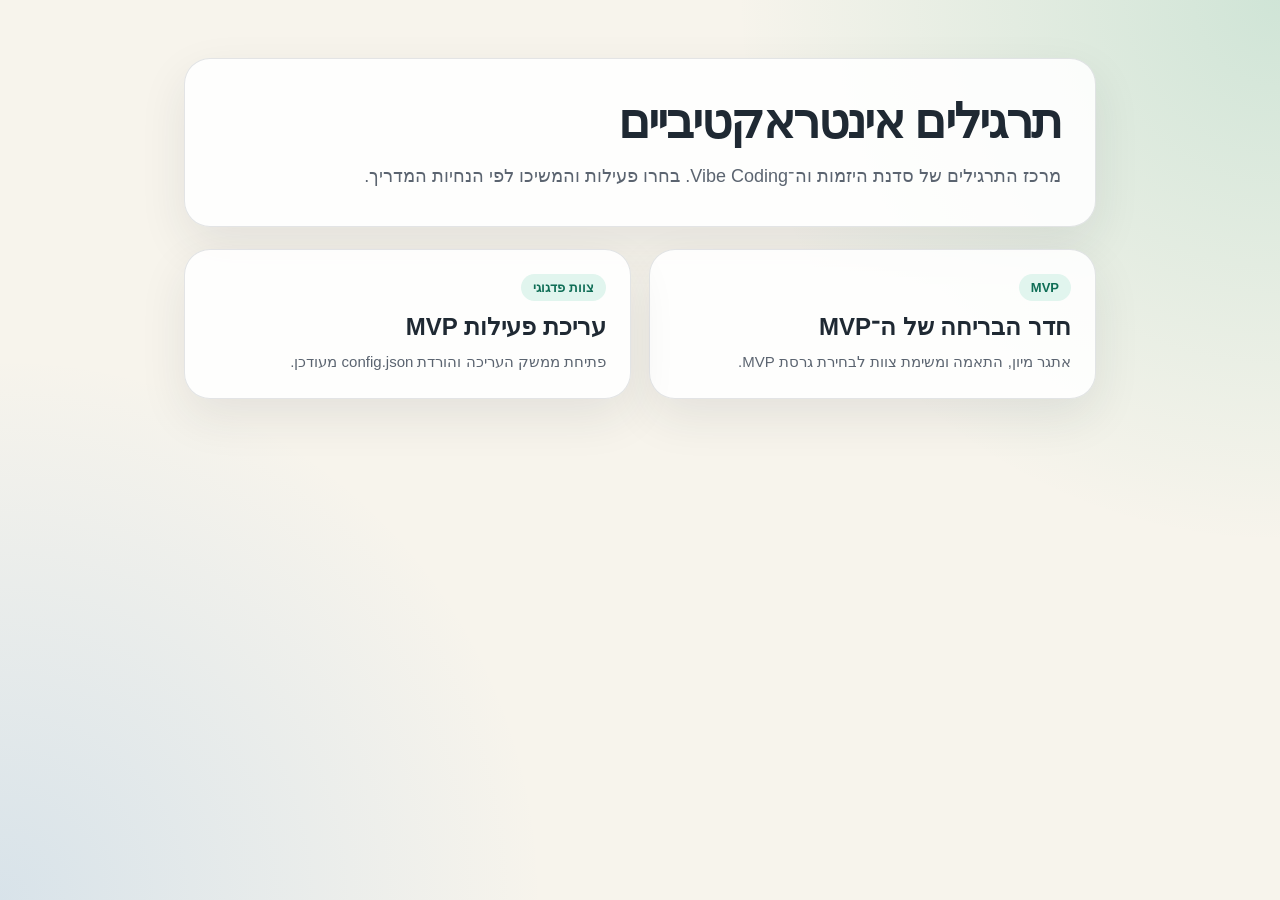
<file: index.html>
<!DOCTYPE html>
<html lang="he" dir="rtl">
<head>
  <meta charset="UTF-8" />
  <meta name="viewport" content="width=device-width, initial-scale=1.0" />
  <title>תרגילים אינטראקטיביים</title>
  <style>
    * { box-sizing: border-box; }
    body {
      margin: 0;
      direction: rtl;
      min-height: 100vh;
      font-family: "Segoe UI", Arial, sans-serif;
      background:
        radial-gradient(circle at top right, rgba(29,158,117,0.18), transparent 34rem),
        radial-gradient(circle at bottom left, rgba(55,138,221,0.16), transparent 34rem),
        #f7f4ec;
      color: #1f2933;
    }
    main { max-width: 960px; margin: 0 auto; padding: 58px 24px; }
    .hero, .card {
      background: rgba(255,255,255,0.88);
      border: 1px solid rgba(30,41,59,0.12);
      border-radius: 26px;
      box-shadow: 0 18px 48px rgba(30,41,59,0.09);
    }
    .hero { padding: 34px; margin-bottom: 22px; }
    h1 { margin: 0 0 12px; font-size: clamp(32px, 5vw, 48px); letter-spacing: -0.04em; }
    p { margin: 0; color: #5b6470; line-height: 1.7; font-size: 18px; }
    .grid { display: grid; grid-template-columns: repeat(auto-fit, minmax(260px, 1fr)); gap: 18px; }
    .card {
      display: block;
      padding: 24px;
      text-decoration: none;
      color: inherit;
      transition: transform .15s ease, box-shadow .15s ease;
    }
    .card:hover { transform: translateY(-3px); box-shadow: 0 24px 58px rgba(30,41,59,0.12); }
    .tag {
      display: inline-block;
      background: #e1f5ee;
      color: #0f6e56;
      border-radius: 999px;
      padding: 6px 12px;
      font-size: 13px;
      font-weight: 700;
      margin-bottom: 12px;
    }
    h2 { margin: 0 0 8px; font-size: 24px; }
    .small { font-size: 15px; }
  </style>
</head>
<body>
  <main>
    <section class="hero">
      <h1>תרגילים אינטראקטיביים</h1>
      <p>מרכז התרגילים של סדנת היזמות וה־Vibe Coding. בחרו פעילות והמשיכו לפי הנחיות המדריך.</p>
    </section>

    <section class="grid">
      <a class="card" href="./exercises/mvp-v2/">
        <span class="tag">MVP</span>
        <h2>חדר הבריחה של ה־MVP</h2>
        <p class="small">אתגר מיון, התאמה ומשימת צוות לבחירת גרסת MVP.</p>
      </a>

      <a class="card" href="./exercises/mvp-v2/editor.html">
        <span class="tag">צוות פדגוגי</span>
        <h2>עריכת פעילות MVP</h2>
        <p class="small">פתיחת ממשק העריכה והורדת config.json מעודכן.</p>
      </a>
    </section>
  </main>
</body>
</html>
</file>
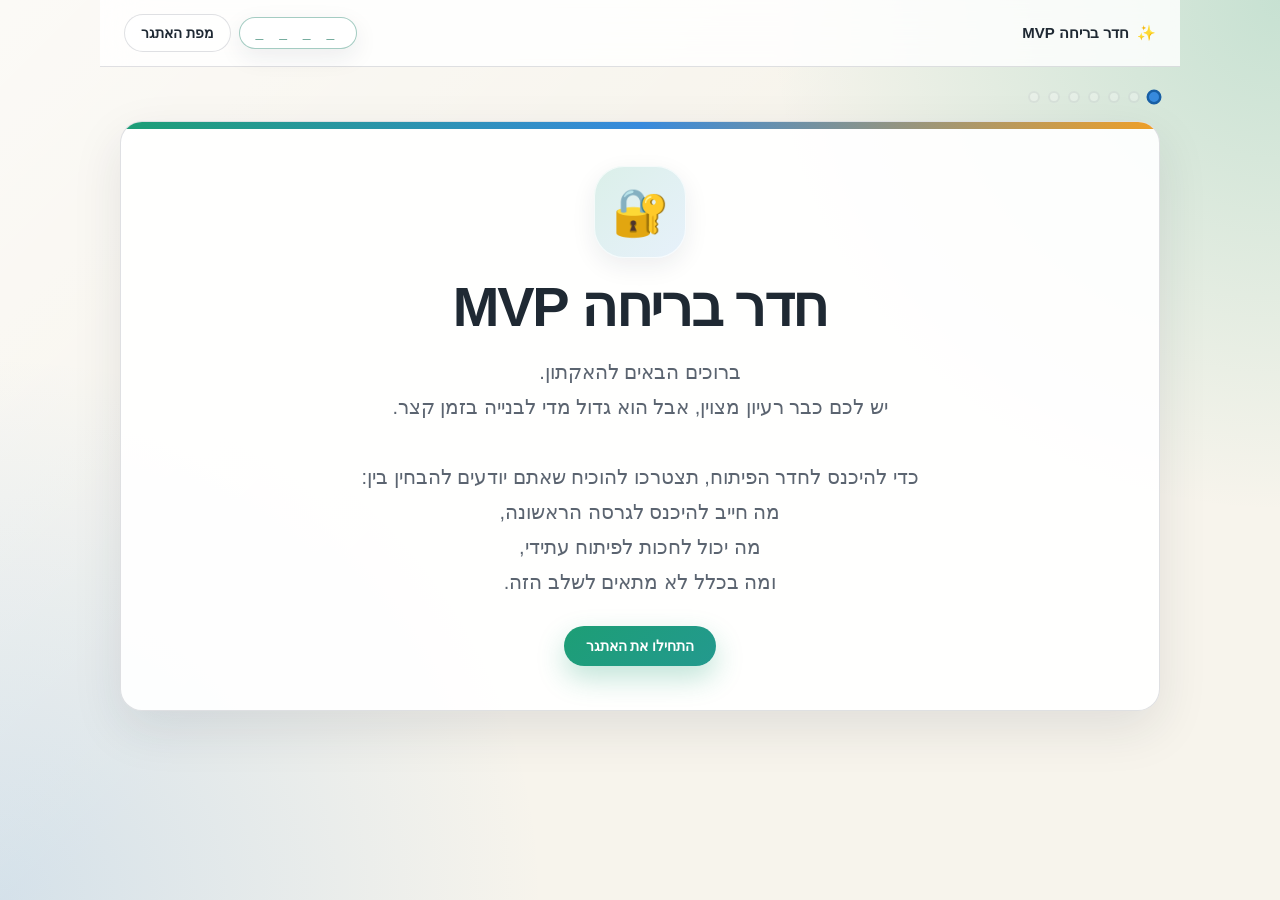
<file: exercises/mvp-v2/index.html>
<!DOCTYPE html>
<html lang="he" dir="rtl">
<head>
  <meta charset="UTF-8" />
  <meta name="viewport" content="width=device-width, initial-scale=1.0" />
  <title>חדר הבריחה של ה־MVP</title>
  <link rel="stylesheet" href="./assets/styles.css" />
</head>
<body>
  <main id="app" class="app-shell"></main>
  <script src="./assets/app.js"></script>
</body>
</html>
</file>
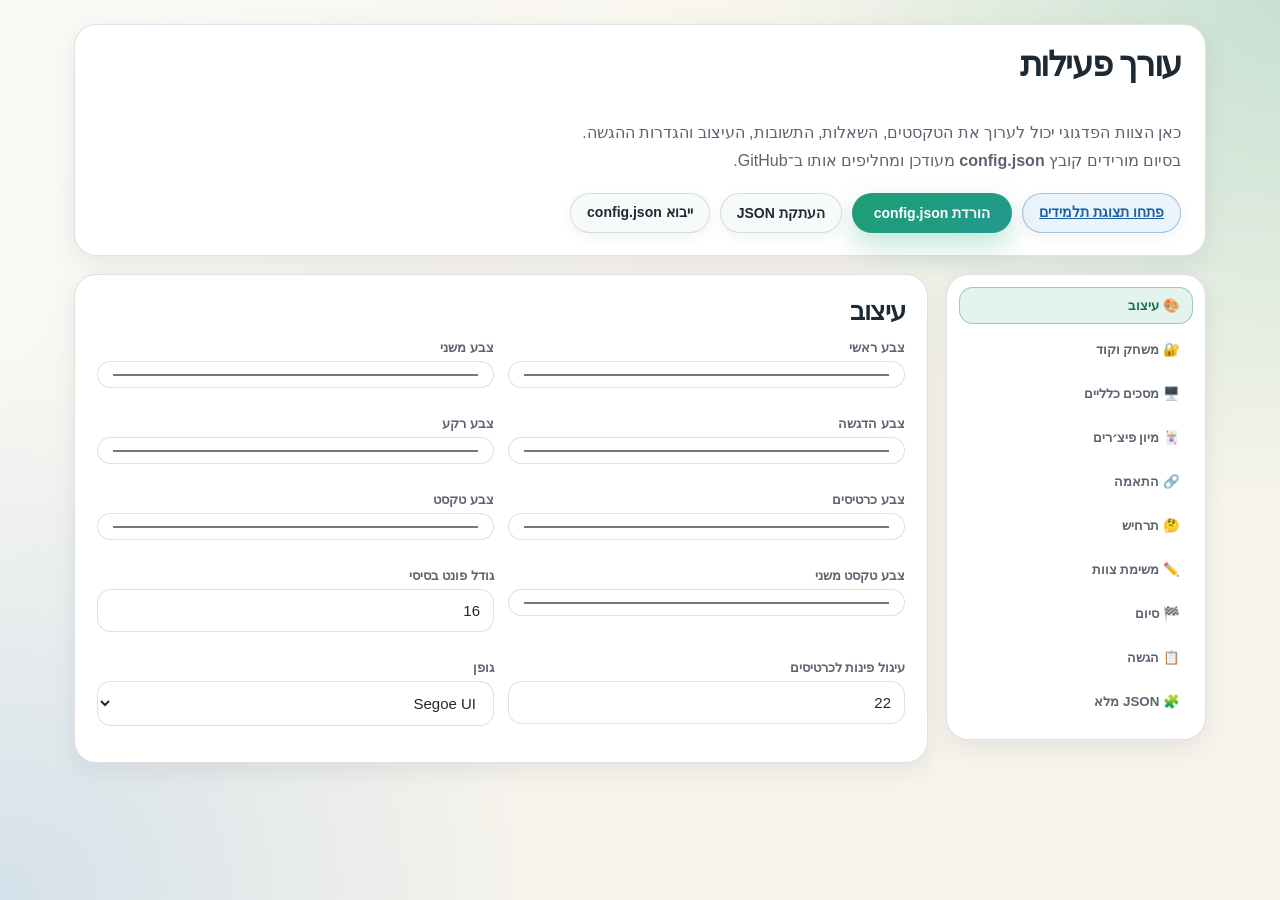
<file: exercises/mvp-v2/editor.html>
<!DOCTYPE html>
<html lang="he" dir="rtl">
<head>
  <meta charset="UTF-8" />
  <meta name="viewport" content="width=device-width, initial-scale=1.0" />
  <title>עורך פעילות — חדר הבריחה של ה־MVP</title>
  <link rel="stylesheet" href="./assets/styles.css" />
</head>
<body>
  <main class="editor-shell">
    <header class="editor-header">
      <h1 style="font-size:34px;margin-bottom:8px;">עורך פעילות</h1>
      <p class="body-text">
        כאן הצוות הפדגוגי יכול לערוך את הטקסטים, השאלות, התשובות, העיצוב והגדרות ההגשה.
        בסיום מורידים קובץ <strong>config.json</strong> מעודכן ומחליפים אותו ב־GitHub.
      </p>
      <div class="editor-actions">
        <a class="btn btn-secondary" href="./index.html" target="_blank">פתחו תצוגת תלמידים</a>
        <button class="btn btn-primary" id="downloadConfig">הורדת config.json</button>
        <button class="btn" id="copyConfig">העתקת JSON</button>
        <label class="btn">
          ייבוא config.json
          <input type="file" id="importConfig" accept=".json,application/json" style="display:none">
        </label>
      </div>
    </header>

    <section class="editor-grid">
      <nav class="editor-tabs" id="tabs"></nav>
      <div id="panels"></div>
    </section>
  </main>

  <script src="./assets/editor.js"></script>
</body>
</html>
</file>
<file: exercises/mvp-v2/assets/styles.css>
:root {
  --primary: #1D9E75;
  --primary-dark: #0F6E56;
  --secondary: #378ADD;
  --secondary-dark: #185FA5;
  --accent: #EF9F27;
  --bg: #F7F4EC;
  --surface: #FFFFFF;
  --text: #1F2933;
  --muted: #5B6470;
  --border: rgba(30, 41, 59, 0.14);
  --shadow: 0 18px 50px rgba(30, 41, 59, 0.10);
  --shadow-sm: 0 8px 24px rgba(30, 41, 59, 0.08);
  --radius: 22px;
  --font: "Segoe UI", Arial, sans-serif;
  --base-font-size: 16px;
}

* { box-sizing: border-box; }
html { min-height: 100%; }
body {
  margin: 0;
  direction: rtl;
  min-height: 100vh;
  font-family: var(--font);
  font-size: var(--base-font-size);
  color: var(--text);
  background:
    radial-gradient(circle at top right, color-mix(in srgb, var(--primary) 22%, transparent), transparent 32rem),
    radial-gradient(circle at bottom left, color-mix(in srgb, var(--secondary) 18%, transparent), transparent 34rem),
    linear-gradient(135deg, rgba(255,255,255,.55), rgba(255,255,255,0) 45%),
    var(--bg);
}

button, input, textarea, select {
  font-family: inherit;
}

button {
  cursor: pointer;
}

.hidden { display: none !important; }

.app-shell {
  max-width: 1080px;
  margin: 0 auto;
  padding: 0 20px 48px;
}

.topbar {
  position: sticky;
  top: 0;
  z-index: 20;
  margin: 0 -20px 24px;
  padding: 14px 24px;
  backdrop-filter: blur(16px);
  background: color-mix(in srgb, var(--surface) 82%, transparent);
  border-bottom: 1px solid var(--border);
  display: flex;
  justify-content: space-between;
  gap: 16px;
  align-items: center;
}

.topbar-title {
  font-size: 15px;
  font-weight: 700;
  color: var(--text);
  display: flex;
  align-items: center;
  gap: 8px;
}

.topbar-actions {
  display: flex;
  gap: 8px;
  align-items: center;
  flex-wrap: wrap;
}

.code-badge {
  direction: ltr;
  background: #fff;
  color: var(--primary-dark);
  border: 1px solid color-mix(in srgb, var(--primary) 30%, var(--border));
  box-shadow: var(--shadow-sm);
  border-radius: 999px;
  padding: 7px 13px;
  font-size: 14px;
  letter-spacing: 6px;
  font-weight: 800;
  min-width: 118px;
  text-align: center;
}

.btn {
  border: 1px solid var(--border);
  background: color-mix(in srgb, var(--surface) 96%, var(--primary) 4%);
  color: var(--text);
  border-radius: 999px;
  padding: 10px 16px;
  font-size: 14px;
  font-weight: 700;
  box-shadow: 0 4px 14px rgba(15, 23, 42, 0.05);
  transition: transform .15s ease, box-shadow .15s ease, background .15s ease;
}

.btn:hover {
  transform: translateY(-1px);
  box-shadow: 0 8px 20px rgba(15, 23, 42, 0.10);
}

.btn-primary {
  background: linear-gradient(135deg, var(--primary), color-mix(in srgb, var(--primary) 76%, var(--secondary) 24%));
  color: #fff;
  border: 0;
  box-shadow: 0 12px 28px color-mix(in srgb, var(--primary) 28%, transparent);
  padding: 12px 22px;
}

.btn-secondary {
  background: color-mix(in srgb, var(--secondary) 10%, #fff);
  color: var(--secondary-dark);
  border-color: color-mix(in srgb, var(--secondary) 28%, var(--border));
}

.btn-ghost {
  background: rgba(255,255,255,.55);
  box-shadow: none;
}

.btn-danger {
  background: color-mix(in srgb, #E64A2E 12%, #fff);
  color: #8E2D1A;
  border-color: color-mix(in srgb, #E64A2E 30%, var(--border));
}

.screen {
  display: none;
  min-height: 660px;
  animation: fadeIn .25s ease;
}

.screen.active {
  display: block;
}

@keyframes fadeIn {
  from { opacity: 0; transform: translateY(5px); }
  to { opacity: 1; transform: translateY(0); }
}

.hero-card, .screen-card {
  background: color-mix(in srgb, var(--surface) 92%, transparent);
  border: 1px solid var(--border);
  box-shadow: var(--shadow);
  border-radius: var(--radius);
  padding: clamp(24px, 4vw, 44px);
  overflow: hidden;
  position: relative;
}

.hero-card::before, .screen-card::before {
  content: "";
  position: absolute;
  inset: 0 0 auto 0;
  height: 7px;
  background: linear-gradient(90deg, var(--primary), var(--secondary), var(--accent));
}

.center {
  text-align: center;
}

.big-icon {
  width: 92px;
  height: 92px;
  border-radius: 30px;
  display: inline-grid;
  place-items: center;
  font-size: 46px;
  background: linear-gradient(135deg, color-mix(in srgb, var(--primary) 16%, #fff), color-mix(in srgb, var(--secondary) 12%, #fff));
  box-shadow: inset 0 0 0 1px rgba(255,255,255,.7), var(--shadow-sm);
  margin-bottom: 20px;
}

h1, h2, h3, p { margin-top: 0; }
h1 {
  font-size: clamp(34px, 5vw, 56px);
  line-height: 1.05;
  margin-bottom: 18px;
  letter-spacing: -0.04em;
}
h2 {
  font-size: clamp(28px, 4vw, 42px);
  line-height: 1.12;
  margin-bottom: 14px;
  letter-spacing: -0.03em;
}
.lead {
  color: var(--muted);
  line-height: 1.75;
  font-size: clamp(16px, 2vw, 20px);
  white-space: pre-line;
}
.body-text {
  color: var(--muted);
  line-height: 1.75;
  white-space: pre-line;
}

.progress {
  display: flex;
  align-items: center;
  gap: 8px;
  margin: 8px 0 18px;
  flex-wrap: wrap;
}

.progress-dot {
  width: 12px;
  height: 12px;
  border-radius: 50%;
  border: 2px solid color-mix(in srgb, var(--muted) 35%, transparent);
  background: #fff;
  transition: .15s ease;
}

.progress-dot.current {
  background: var(--secondary);
  border-color: var(--secondary-dark);
  transform: scale(1.25);
}

.progress-dot.done {
  background: var(--primary);
  border-color: var(--primary-dark);
}

.progress-dot.locked {
  opacity: 0.28;
}

.footer-nav {
  display: flex;
  justify-content: space-between;
  gap: 12px;
  align-items: center;
  margin-top: 24px;
}

.info-card {
  background: color-mix(in srgb, var(--surface) 88%, var(--secondary) 12%);
  border: 1px solid color-mix(in srgb, var(--secondary) 24%, var(--border));
  border-radius: calc(var(--radius) - 6px);
  padding: 18px 20px;
  margin: 14px 0;
  color: var(--secondary-dark);
}

.note-card {
  background: color-mix(in srgb, #fff 82%, var(--accent) 18%);
  border: 1px solid color-mix(in srgb, var(--accent) 35%, var(--border));
  border-radius: calc(var(--radius) - 6px);
  padding: 16px 18px;
  color: #6D420A;
  white-space: pre-line;
}

.pill-grid {
  display: grid;
  grid-template-columns: repeat(4, minmax(120px, 1fr));
  gap: 12px;
  margin-top: 12px;
}

.pill {
  background: #fff;
  border: 1px solid color-mix(in srgb, var(--primary) 24%, var(--border));
  border-radius: 999px;
  padding: 10px 14px;
  text-align: center;
  font-weight: 700;
  color: var(--primary-dark);
}

.feature-pool {
  display: flex;
  gap: 10px;
  flex-wrap: wrap;
  padding: 14px;
  border-radius: calc(var(--radius) - 6px);
  background: rgba(255,255,255,0.62);
  border: 1px dashed var(--border);
  margin-bottom: 18px;
}

.feature-card {
  background: #fff;
  border: 1px solid var(--border);
  box-shadow: 0 4px 14px rgba(15, 23, 42, 0.06);
  border-radius: 16px;
  padding: 10px 13px;
  font-size: 14px;
  line-height: 1.45;
  user-select: none;
}

.feature-card:hover,
.feature-card.selected {
  border-color: var(--secondary);
  background: color-mix(in srgb, var(--secondary) 10%, #fff);
}

.feature-card.placed {
  opacity: .34;
  pointer-events: none;
}

.sort-zones {
  display: grid;
  grid-template-columns: repeat(3, 1fr);
  gap: 14px;
}

.sort-zone {
  min-height: 176px;
  border-radius: calc(var(--radius) - 4px);
  padding: 14px;
  background: color-mix(in srgb, #fff 88%, var(--primary) 4%);
  border: 2px dashed color-mix(in srgb, var(--muted) 20%, transparent);
}

.sort-zone:hover {
  border-color: var(--secondary);
}

.sort-zone-title {
  font-weight: 800;
  font-size: 15px;
  margin-bottom: 12px;
  text-align: center;
}

.zone-card {
  display: block;
  width: 100%;
  border: 1px solid var(--border);
  background: #fff;
  border-radius: 13px;
  padding: 8px 10px;
  margin-bottom: 8px;
  font-size: 13px;
  line-height: 1.45;
}

.zone-green .zone-card { background: color-mix(in srgb, var(--primary) 10%, #fff); border-color: color-mix(in srgb, var(--primary) 30%, var(--border)); }
.zone-blue .zone-card { background: color-mix(in srgb, var(--secondary) 10%, #fff); border-color: color-mix(in srgb, var(--secondary) 30%, var(--border)); }
.zone-red .zone-card { background: #FFF0EB; border-color: #F0A38E; }

.match-cols {
  display: grid;
  grid-template-columns: 1fr 1fr;
  gap: 18px;
}

.col-title {
  color: var(--muted);
  font-size: 14px;
  font-weight: 800;
  margin-bottom: 10px;
}

.match-item, .scenario-card {
  background: #fff;
  border: 1px solid var(--border);
  border-radius: 16px;
  padding: 14px 15px;
  margin-bottom: 10px;
  box-shadow: 0 4px 16px rgba(15, 23, 42, 0.06);
  line-height: 1.55;
}

.match-item:hover, .scenario-card:hover {
  border-color: var(--secondary);
  background: color-mix(in srgb, var(--secondary) 8%, #fff);
}

.match-item.selected {
  border-color: var(--secondary-dark);
  background: color-mix(in srgb, var(--secondary) 16%, #fff);
}

.match-item.paired {
  border-color: var(--primary);
  background: color-mix(in srgb, var(--primary) 10%, #fff);
}

.scenario-grid {
  display: grid;
  grid-template-columns: 1fr 1fr;
  gap: 14px;
  margin-top: 18px;
}

.scenario-card.correct {
  border-color: var(--primary);
  background: color-mix(in srgb, var(--primary) 11%, #fff);
}
.scenario-card.wrong {
  border-color: #E64A2E;
  background: #FFF0EB;
}
.scenario-label {
  color: var(--muted);
  font-size: 13px;
  font-weight: 800;
  margin-bottom: 8px;
}

.feedback {
  display: none;
  border-radius: 16px;
  padding: 14px 16px;
  margin: 16px 0 0;
  line-height: 1.6;
  white-space: pre-line;
}
.feedback.ok { display: block; background: color-mix(in srgb, var(--primary) 12%, #fff); color: var(--primary-dark); border: 1px solid color-mix(in srgb, var(--primary) 35%, var(--border)); }
.feedback.err { display: block; background: #FFF0EB; color: #8E2D1A; border: 1px solid #F0A38E; }
.feedback.info { display: block; background: #F1F5F9; color: #475569; border: 1px solid #CBD5E1; }

.digit-reveal {
  display: none;
  margin-top: 16px;
  border: 1px solid color-mix(in srgb, var(--primary) 38%, var(--border));
  background: linear-gradient(135deg, color-mix(in srgb, var(--primary) 13%, #fff), #fff);
  border-radius: 18px;
  padding: 16px 18px;
  color: var(--primary-dark);
  font-weight: 800;
}

.digit-reveal.show { display: block; }
.reminder {
  display: block;
  margin-top: 5px;
  color: var(--muted);
  font-size: 13px;
  font-weight: 500;
}

.task-list {
  list-style: none;
  padding: 0;
  margin: 0;
  counter-reset: task;
}

.task-list li {
  counter-increment: task;
  display: grid;
  grid-template-columns: 34px 1fr;
  gap: 12px;
  padding: 14px 0;
  border-bottom: 1px solid var(--border);
}

.task-list li::before {
  content: counter(task);
  width: 30px;
  height: 30px;
  background: color-mix(in srgb, var(--secondary) 14%, #fff);
  color: var(--secondary-dark);
  border-radius: 999px;
  display: inline-grid;
  place-items: center;
  font-weight: 800;
  margin-top: 2px;
}

.team-input, .text-input, .text-area, select {
  width: 100%;
  border: 1px solid var(--border);
  border-radius: 14px;
  padding: 12px 13px;
  font-size: 15px;
  background: #fff;
  color: var(--text);
  direction: rtl;
}
.team-input {
  min-height: 72px;
  resize: vertical;
  margin-top: 8px;
}
.team-input:focus, .text-input:focus, .text-area:focus, select:focus {
  outline: 2px solid color-mix(in srgb, var(--secondary) 30%, transparent);
  border-color: var(--secondary);
}

.code-wrap {
  display: flex;
  direction: ltr;
  justify-content: center;
  gap: 12px;
  margin: 22px 0;
}

.code-digit {
  width: 68px;
  height: 76px;
  border: 1px solid var(--border);
  border-radius: 18px;
  background: #fff;
  text-align: center;
  font-size: 34px;
  font-weight: 800;
  box-shadow: var(--shadow-sm);
  color: var(--text);
}

.success-panel {
  display: none;
  background: linear-gradient(135deg, color-mix(in srgb, var(--primary) 14%, #fff), #fff);
  border: 1px solid color-mix(in srgb, var(--primary) 34%, var(--border));
  border-radius: var(--radius);
  padding: 28px;
  text-align: center;
  margin-bottom: 18px;
}

.success-panel.show {
  display: block;
}

.submission-panel {
  display: none;
  background: #fff;
  border: 1px solid var(--border);
  border-radius: var(--radius);
  padding: 22px;
  box-shadow: var(--shadow-sm);
}

.submission-panel.show { display: block; }

.overlay {
  position: fixed;
  inset: 0;
  background: rgba(15, 23, 42, 0.52);
  z-index: 50;
  display: none;
  padding: 20px;
  overflow-y: auto;
}

.overlay.show {
  display: block;
}

.overlay-inner {
  max-width: 560px;
  margin: 40px auto;
  background: var(--surface);
  border-radius: var(--radius);
  padding: 24px;
  box-shadow: var(--shadow);
}

.map-item {
  display: flex;
  align-items: center;
  justify-content: space-between;
  gap: 14px;
  background: #fff;
  border: 1px solid var(--border);
  border-radius: 16px;
  padding: 14px 16px;
  margin-bottom: 10px;
}

.map-item.allowed {
  cursor: pointer;
}

.map-item.allowed:hover {
  border-color: var(--secondary);
  background: color-mix(in srgb, var(--secondary) 7%, #fff);
}

.map-item.locked {
  opacity: .58;
  background: #F8FAFC;
}

.small {
  font-size: 13px;
  color: var(--muted);
}

.editor-shell {
  max-width: 1180px;
  margin: 0 auto;
  padding: 24px;
}

.editor-header {
  background: var(--surface);
  border: 1px solid var(--border);
  border-radius: var(--radius);
  padding: 22px 24px;
  box-shadow: var(--shadow-sm);
  margin-bottom: 18px;
}

.editor-grid {
  display: grid;
  grid-template-columns: 260px 1fr;
  gap: 18px;
  align-items: start;
}

.editor-tabs {
  position: sticky;
  top: 18px;
  background: var(--surface);
  border: 1px solid var(--border);
  border-radius: var(--radius);
  padding: 12px;
  box-shadow: var(--shadow-sm);
}

.tab-btn {
  display: block;
  width: 100%;
  text-align: right;
  margin-bottom: 7px;
  border-radius: 14px;
  border: 1px solid transparent;
  background: transparent;
  padding: 10px 12px;
  font-weight: 800;
  color: var(--muted);
}

.tab-btn.active {
  background: color-mix(in srgb, var(--primary) 12%, #fff);
  border-color: color-mix(in srgb, var(--primary) 25%, var(--border));
  color: var(--primary-dark);
}

.editor-panel {
  display: none;
  background: var(--surface);
  border: 1px solid var(--border);
  border-radius: var(--radius);
  padding: 22px;
  box-shadow: var(--shadow-sm);
}

.editor-panel.active {
  display: block;
}

.form-grid {
  display: grid;
  grid-template-columns: repeat(2, minmax(220px, 1fr));
  gap: 14px;
}

.field {
  margin-bottom: 14px;
}

.field label {
  display: block;
  color: var(--muted);
  font-size: 13px;
  font-weight: 800;
  margin-bottom: 6px;
}

.text-area {
  min-height: 96px;
  resize: vertical;
  line-height: 1.55;
}

.item-editor {
  background: #F8FAFC;
  border: 1px solid var(--border);
  border-radius: 16px;
  padding: 14px;
  margin-bottom: 12px;
}

.editor-actions {
  display: flex;
  flex-wrap: wrap;
  gap: 10px;
  margin-top: 18px;
}

pre.code-box {
  direction: ltr;
  text-align: left;
  background: #0F172A;
  color: #E2E8F0;
  border-radius: 16px;
  padding: 16px;
  overflow-x: auto;
  max-height: 280px;
  font-size: 13px;
}

@media (max-width: 760px) {
  .sort-zones, .match-cols, .scenario-grid, .pill-grid, .editor-grid, .form-grid {
    grid-template-columns: 1fr;
  }
  .topbar {
    align-items: flex-start;
    flex-direction: column;
  }
  .code-digit {
    width: 52px;
    height: 62px;
  }
}
</file>
